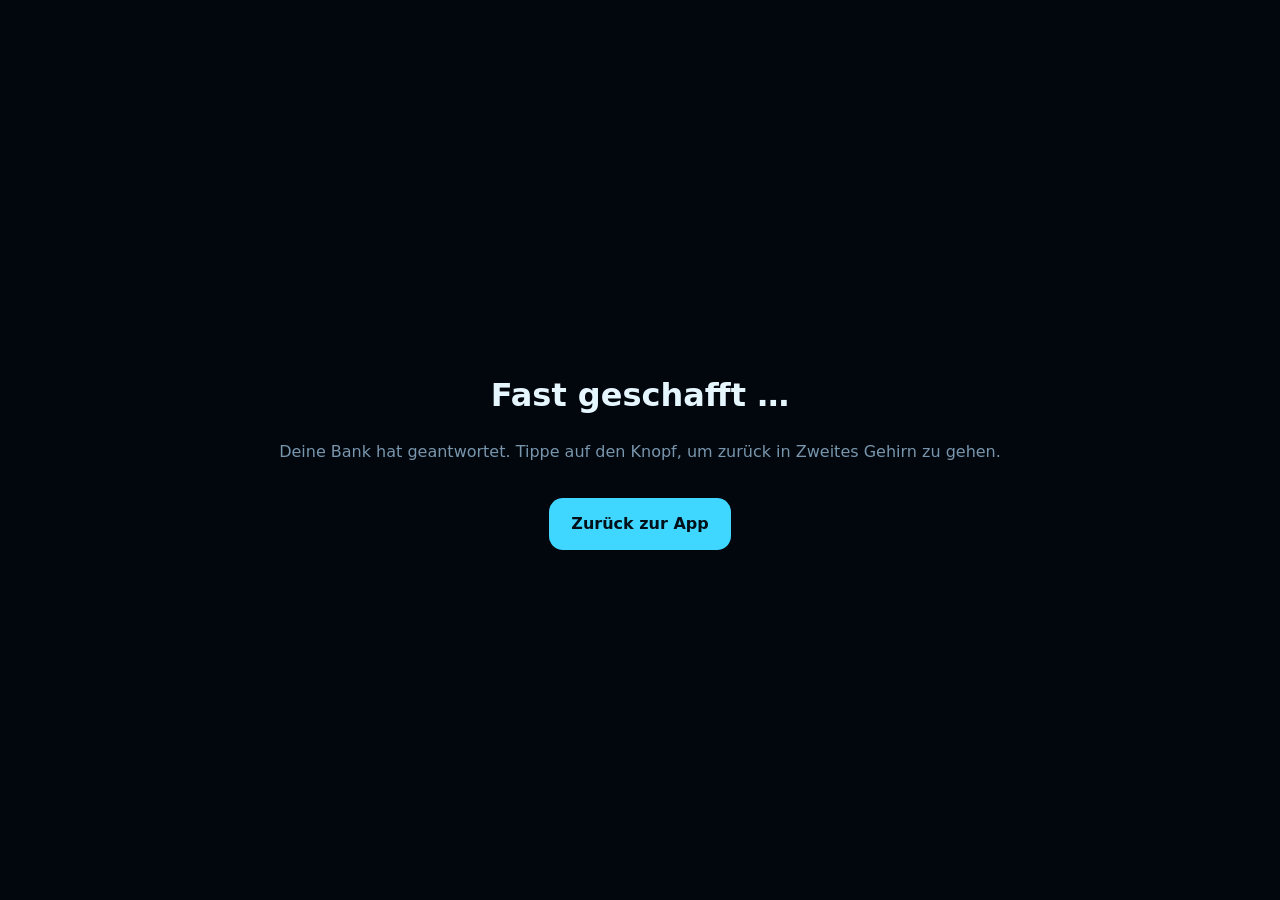
<file: bank.html>
<!doctype html>
<html lang="de">
<head>
<meta charset="utf-8">
<meta name="viewport" content="width=device-width, initial-scale=1">
<title>Konto verbunden</title>
<style>
  body { margin: 0; min-height: 100vh; display: grid; place-items: center; background: #02060d; color: #e6f6ff; font: 16px/1.5 system-ui, sans-serif; text-align: center; padding: 24px; box-sizing: border-box; }
  a { display: inline-block; margin-top: 18px; background: #3fd6ff; color: #021019; font-weight: 700; text-decoration: none; padding: 14px 22px; border-radius: 14px; }
  p { color: #7896ad; }
</style>
</head>
<body>
<main>
  <h1 id="h">Fast geschafft …</h1>
  <p id="p">Deine Bank hat geantwortet. Tippe auf den Knopf, um zurück in Zweites Gehirn zu gehen.</p>
  <a id="back" href="#">Zurück zur App</a>
</main>
<script>
  // Diese Seite bekommt nur den einmaligen Anmelde-Code von deiner Bank und gibt ihn an die Android-App weiter.
  // Der Code allein nützt niemandem: Die App hat den passenden Schlüssel (PKCE) und tauscht ihn selbst ein.
  const q = location.search.slice(1);
  const target = "intent://bank-callback?" + q + "#Intent;scheme=zweitesgehirn;package=de.damian.zweitesgehirn;end";
  document.getElementById("back").href = target;
  if (/error=/.test(q)) { document.getElementById("h").textContent = "Bank hat abgelehnt"; }
  setTimeout(() => { location.href = target; }, 300);
</script>
</body>
</html>
</file>
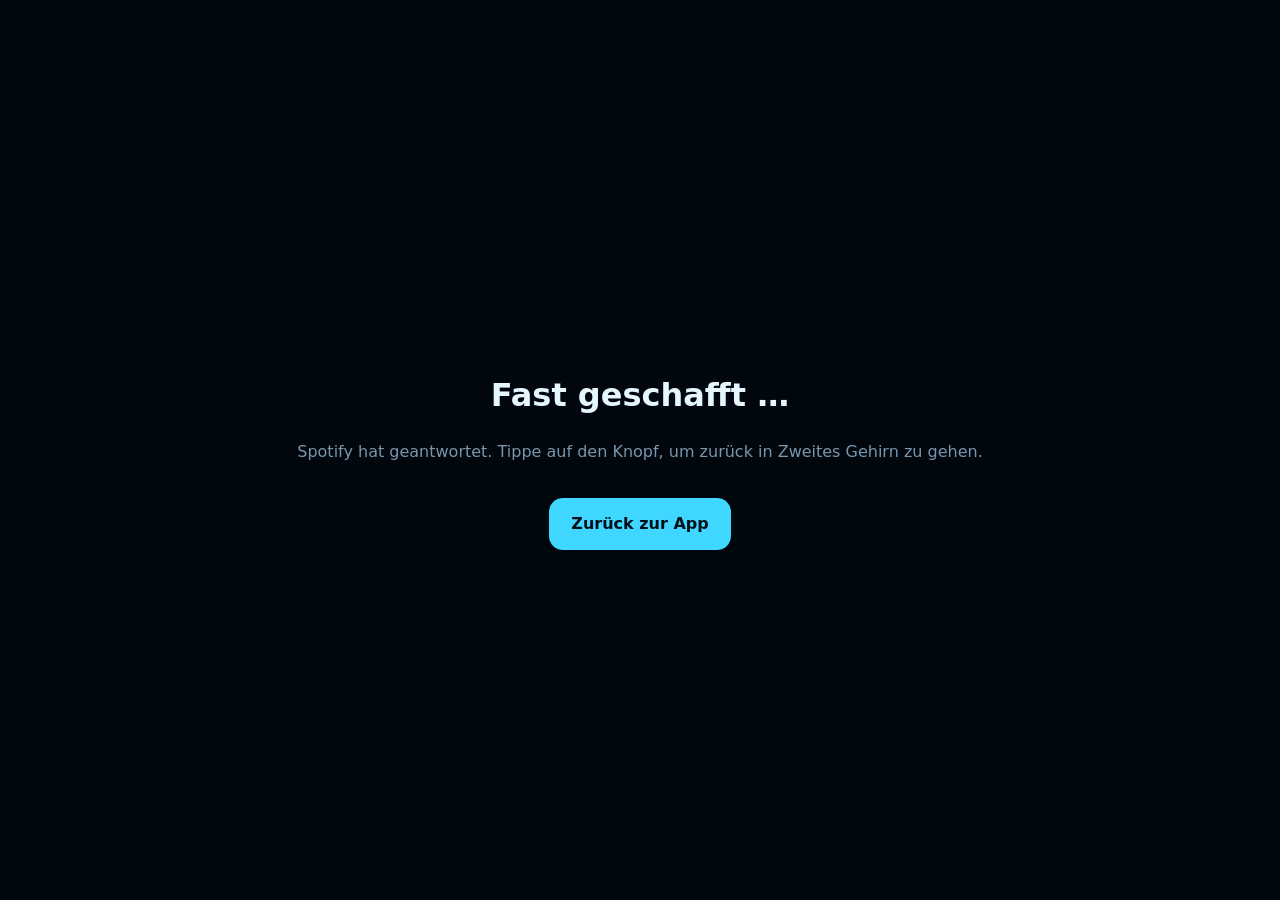
<file: spotify.html>
<!doctype html>
<html lang="de">
<head>
<meta charset="utf-8">
<meta name="viewport" content="width=device-width, initial-scale=1">
<title>Spotify verbunden</title>
<style>
  body { margin: 0; min-height: 100vh; display: grid; place-items: center; background: #02060d; color: #e6f6ff; font: 16px/1.5 system-ui, sans-serif; text-align: center; padding: 24px; box-sizing: border-box; }
  a { display: inline-block; margin-top: 18px; background: #3fd6ff; color: #021019; font-weight: 700; text-decoration: none; padding: 14px 22px; border-radius: 14px; }
  p { color: #7896ad; }
</style>
</head>
<body>
<main>
  <h1 id="h">Fast geschafft …</h1>
  <p id="p">Spotify hat geantwortet. Tippe auf den Knopf, um zurück in Zweites Gehirn zu gehen.</p>
  <a id="back" href="#">Zurück zur App</a>
</main>
<script>
  // Diese Seite bekommt nur den einmaligen Anmelde-Code von Spotify und gibt ihn an die Android-App weiter.
  // Der Code allein nützt niemandem: Die App hat den passenden Schlüssel (PKCE) und tauscht ihn selbst ein.
  const q = location.search.slice(1);
  const target = "intent://spotify-callback?" + q + "#Intent;scheme=zweitesgehirn;package=de.damian.zweitesgehirn;end";
  document.getElementById("back").href = target;
  if (/error=/.test(q)) { document.getElementById("h").textContent = "Spotify hat abgelehnt"; }
  setTimeout(() => { location.href = target; }, 300);
</script>
</body>
</html>
</file>
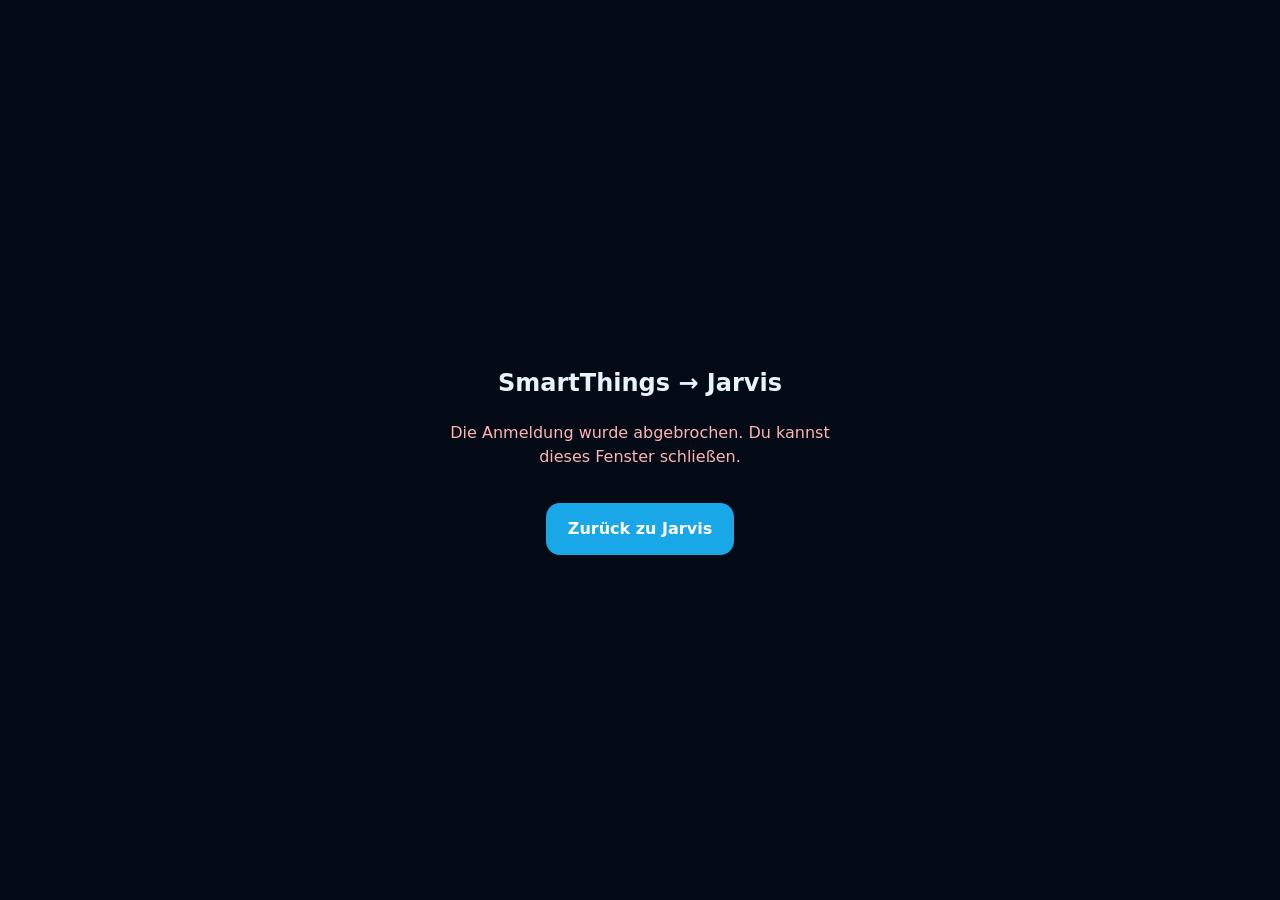
<file: st.html>
<!doctype html>
<html lang="de">
<head>
<meta charset="utf-8">
<meta name="viewport" content="width=device-width, initial-scale=1">
<title>Jarvis · SmartThings</title>
<style>
  body { margin: 0; min-height: 100vh; display: grid; place-items: center; background: #040b16; color: #e6f4ff; font: 16px/1.5 system-ui, sans-serif; padding: 16px; box-sizing: border-box; }
  .c { max-width: 420px; text-align: center; }
  a { display: inline-block; margin-top: 18px; padding: 14px 22px; border-radius: 14px; background: #1aa7e8; color: #fff; text-decoration: none; font-weight: 600; }
  .e { color: #ffb4b4; }
</style>
</head>
<body>
<div class="c">
  <h2>SmartThings → Jarvis</h2>
  <p id="t">Zurück zu Jarvis …</p>
  <a id="go" href="#" hidden>Zurück zu Jarvis</a>
</div>
<script>
  // Diese Seite nimmt die Antwort von SmartThings entgegen und gibt sie an die Jarvis-App weiter.
  var q = new URLSearchParams(location.search);
  var code = q.get("code") || "", state = q.get("state") || "", err = q.get("error") || "";
  var t = document.getElementById("t"), go = document.getElementById("go");
  if (err || !code) { t.textContent = "Die Anmeldung wurde abgebrochen" + (err ? " (" + err + ")" : "") + ". Du kannst dieses Fenster schließen."; t.className = "e"; }
  else {
    var url = "zweitesgehirn://smartthings-callback?code=" + encodeURIComponent(code) + "&state=" + encodeURIComponent(state);
    go.href = url; go.hidden = false;
    t.textContent = "Fertig! Falls sich Jarvis nicht von selbst öffnet, tipp auf den Knopf.";
    setTimeout(function () { location.href = url; }, 300);
  }
</script>
</body>
</html>
</file>
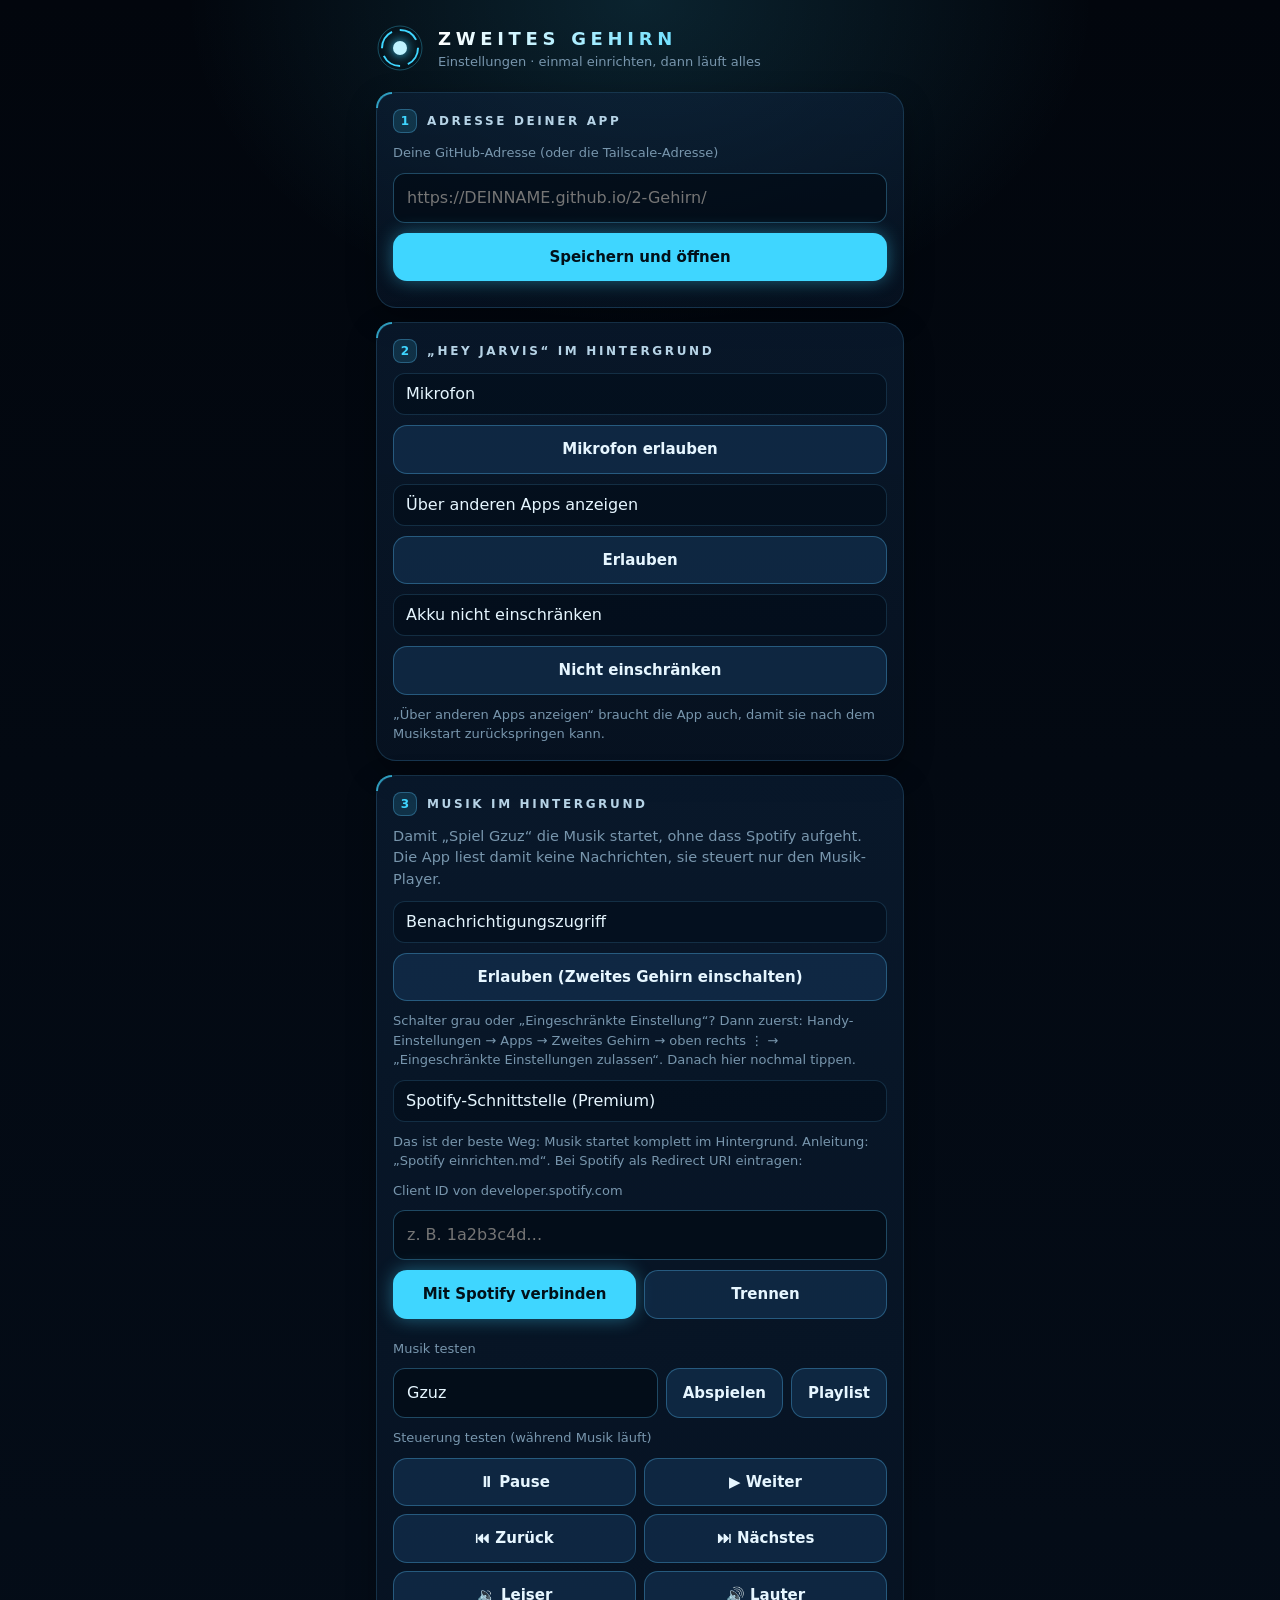
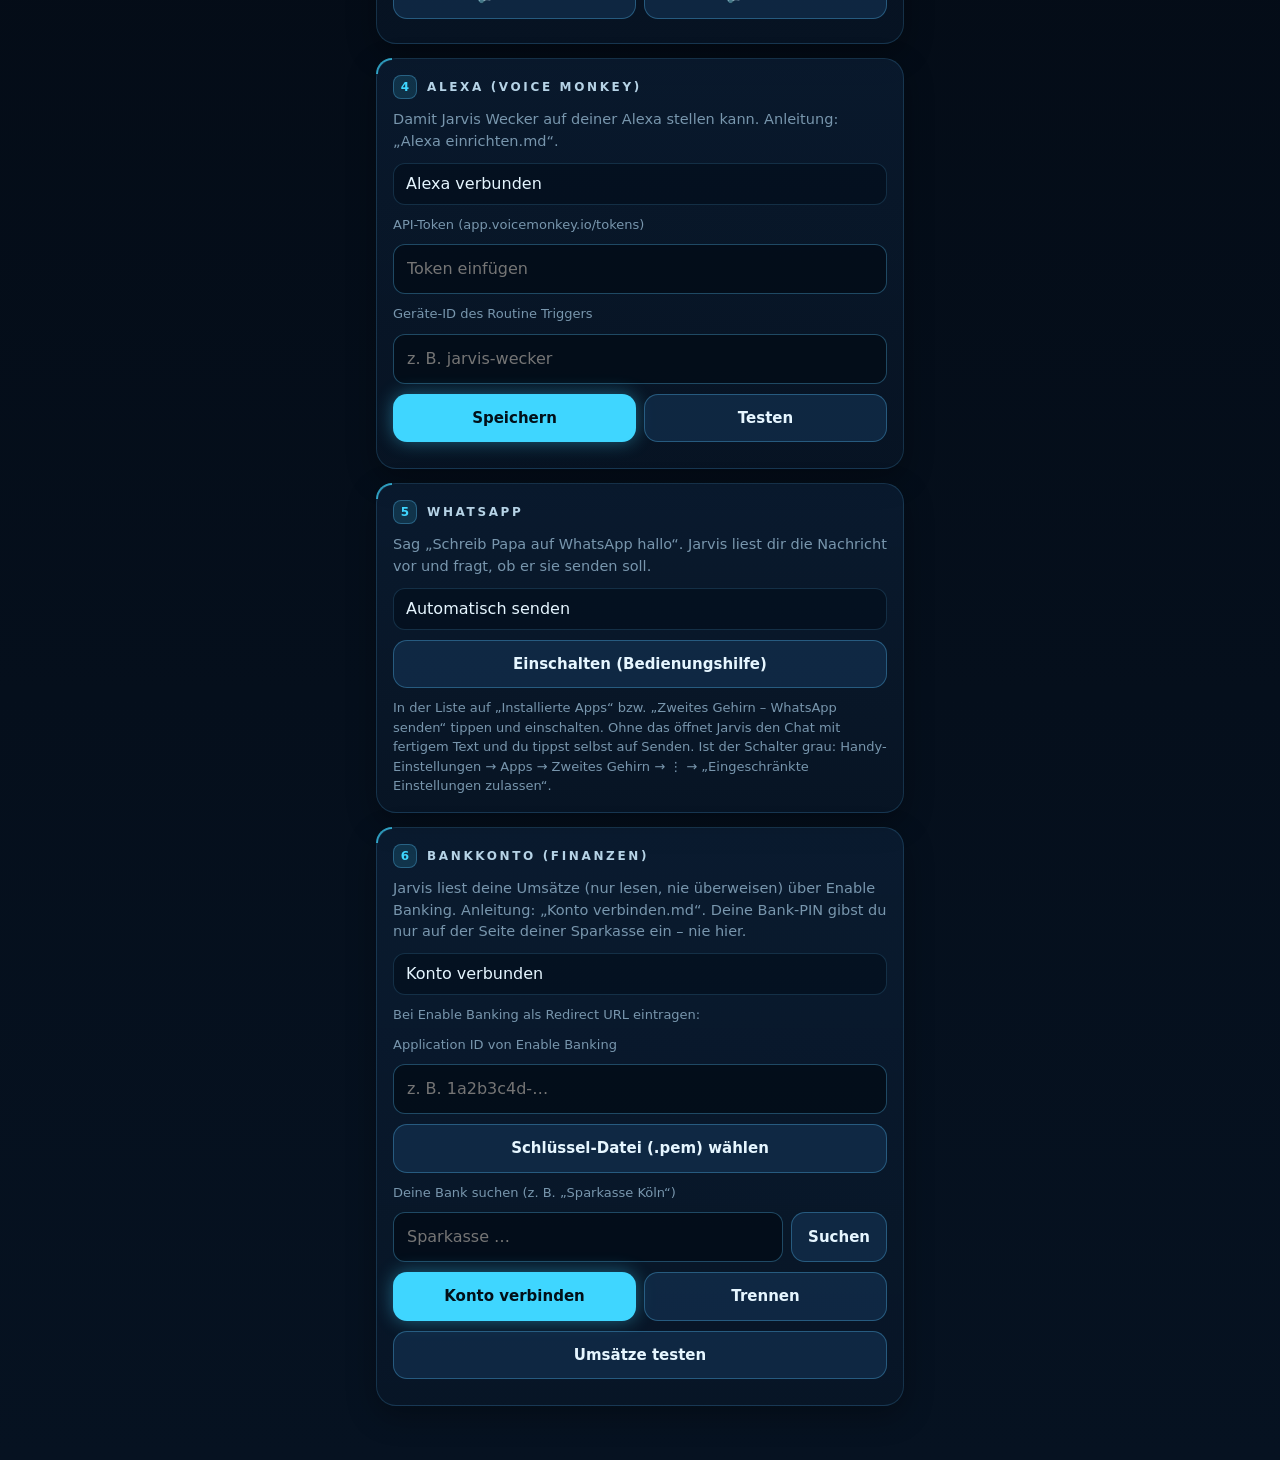
<file: android/app/src/main/assets/setup.html>
<!doctype html>
<html lang="de">
<head>
<meta charset="utf-8">
<meta name="viewport" content="width=device-width, initial-scale=1, viewport-fit=cover">
<title>Zweites Gehirn einrichten</title>
<style>
  :root { --bg:#02060d; --bg2:#061221; --glass:rgba(9,24,42,.6); --line:rgba(90,190,240,.18); --line2:rgba(90,200,255,.32); --ink:#e6f6ff; --muted:#7896ad; --a:#3fd6ff; --ok:#3ee89a; --warn:#ffb547; --bad:#ff5f6d; }
  * { box-sizing: border-box; -webkit-tap-highlight-color: transparent; }
  body { margin: 0; color: var(--ink); font: 16px/1.5 "Segoe UI", system-ui, sans-serif; min-height: 100vh;
    background: radial-gradient(700px 500px at 50% 0%, rgba(63,214,255,.14), transparent 65%), linear-gradient(180deg, var(--bg), var(--bg2)); }
  main { max-width: 560px; margin: 0 auto; padding: calc(24px + env(safe-area-inset-top, 0px)) 16px calc(40px + env(safe-area-inset-bottom, 0px)); display: flex; flex-direction: column; gap: 14px; }
  header { display: flex; align-items: center; gap: 14px; margin-bottom: 6px; }
  header svg { width: 48px; height: 48px; flex: none; }
  .spin { transform-origin: 50% 50%; animation: spin 10s linear infinite; }
  @keyframes spin { to { transform: rotate(360deg); } }
  h1 { font-size: 18px; letter-spacing: .26em; margin: 0; font-weight: 700; background: linear-gradient(90deg,#fff,var(--a)); -webkit-background-clip: text; background-clip: text; color: transparent; }
  header p { font-size: 13px; }
  p { margin: 0; color: var(--muted); font-size: 14.5px; }
  section { background: linear-gradient(180deg, rgba(14,36,62,.55), var(--glass)); border: 1px solid var(--line); border-radius: 20px; padding: 16px; display: flex; flex-direction: column; gap: 10px; position: relative; box-shadow: 0 10px 30px rgba(0,0,0,.3); }
  section::before { content: ""; position: absolute; top: -1px; left: -1px; width: 14px; height: 14px; border: 2px solid var(--a); border-right: 0; border-bottom: 0; border-top-left-radius: 20px; opacity: .7; }
  h2 { margin: 0; font-size: 12px; letter-spacing: .22em; text-transform: uppercase; color: #b6d3e6; display: flex; align-items: center; gap: 10px; }
  h2 i { font-style: normal; width: 24px; height: 24px; border-radius: 8px; display: grid; place-items: center; background: rgba(63,214,255,.14); border: 1px solid var(--line2); color: var(--a); font-size: 12px; letter-spacing: 0; }
  label { font-size: 13px; color: var(--muted); }
  input { width: 100%; background: rgba(2,10,20,.7); color: var(--ink); border: 1px solid var(--line2); border-radius: 12px; padding: 12px 13px; font: inherit; outline: 0; }
  input:focus { border-color: var(--a); box-shadow: 0 0 16px rgba(63,214,255,.2); }
  button { font: inherit; font-weight: 600; font-size: 15px; border-radius: 14px; padding: 12px 16px; cursor: pointer; border: 1px solid var(--line2); background: rgba(20,52,86,.6); color: var(--ink); }
  button:active { transform: scale(.98); }
  button.primary { background: var(--a); color: #021019; border-color: transparent; box-shadow: 0 0 18px rgba(63,214,255,.4); }
  .row { display: flex; align-items: center; justify-content: space-between; gap: 10px; padding: 8px 12px; border-radius: 12px; background: rgba(2,10,20,.45); border: 1px solid var(--line); }
  .state { font-size: 12px; font-weight: 700; letter-spacing: .08em; text-transform: uppercase; padding: 2px 10px; border-radius: 999px; }
  .ok { color: var(--ok); background: rgba(62,232,154,.1); } .warn { color: var(--warn); background: rgba(255,181,71,.1); }
  small { color: var(--muted); font-size: 13px; }
  .two { display: flex; gap: 8px; } .two > * { flex: 1; }
  pre { margin: 0; white-space: pre-wrap; font: 12.5px/1.5 ui-monospace, "Cascadia Mono", monospace; color: #b6d3e6; background: rgba(2,10,20,.7); border: 1px solid var(--line); border-radius: 12px; padding: 10px; max-height: 280px; overflow: auto; }
  pre:empty { display: none; }
  #ver { text-align: center; }
  .ctl { display: grid; grid-template-columns: 1fr 1fr; gap: 8px; margin-bottom: 8px; }
  .ctl button { width: 100%; }
</style>
</head>
<body>
<main>
  <header>
    <svg viewBox="0 0 48 48" aria-hidden="true">
      <circle cx="24" cy="24" r="22" fill="none" stroke="rgba(63,214,255,.3)"/>
      <g class="spin"><circle cx="24" cy="24" r="18" fill="none" stroke="#3fd6ff" stroke-width="2" stroke-dasharray="20 8"/></g>
      <circle cx="24" cy="24" r="7" fill="#bff3ff" style="filter: drop-shadow(0 0 6px #3fd6ff)"/>
    </svg>
    <div><h1>ZWEITES GEHIRN</h1><p>Einstellungen · einmal einrichten, dann läuft alles</p></div>
  </header>

  <section>
    <h2><i>1</i>Adresse deiner App</h2>
    <label for="url">Deine GitHub-Adresse (oder die Tailscale-Adresse)</label>
    <input id="url" type="url" inputmode="url" autocomplete="off" placeholder="https://DEINNAME.github.io/2-Gehirn/">
    <button class="primary" id="save" type="button">Speichern und öffnen</button>
    <small id="msg"></small>
  </section>

  <section>
    <h2><i>2</i>„Hey Jarvis“ im Hintergrund</h2>
    <div class="row"><span>Mikrofon</span><span class="state" id="sMic"></span></div>
    <button id="bMic" type="button">Mikrofon erlauben</button>
    <div class="row"><span>Über anderen Apps anzeigen</span><span class="state" id="sOver"></span></div>
    <button id="bOver" type="button">Erlauben</button>
    <div class="row"><span>Akku nicht einschränken</span><span class="state" id="sBat"></span></div>
    <button id="bBat" type="button">Nicht einschränken</button>
    <small>„Über anderen Apps anzeigen“ braucht die App auch, damit sie nach dem Musikstart zurückspringen kann.</small>
  </section>

  <section>
    <h2><i>3</i>Musik im Hintergrund</h2>
    <p>Damit „Spiel Gzuz“ die Musik startet, ohne dass Spotify aufgeht. Die App liest damit keine Nachrichten, sie steuert nur den Musik-Player.</p>
    <div class="row"><span>Benachrichtigungszugriff</span><span class="state" id="sMusic"></span></div>
    <button id="bMusic" type="button">Erlauben (Zweites Gehirn einschalten)</button>
    <small>Schalter grau oder „Eingeschränkte Einstellung“? Dann zuerst: Handy-Einstellungen → Apps → Zweites Gehirn → oben rechts ⋮ → „Eingeschränkte Einstellungen zulassen“. Danach hier nochmal tippen.</small>
    <div class="row"><span>Spotify-Schnittstelle (Premium)</span><span class="state" id="sSpApi"></span></div>
    <small>Das ist der beste Weg: Musik startet komplett im Hintergrund. Anleitung: „Spotify einrichten.md“. Bei Spotify als Redirect URI eintragen:</small>
    <pre id="spRedirect"></pre>
    <label for="spId">Client ID von developer.spotify.com</label>
    <input id="spId" type="text" autocomplete="off" autocapitalize="off" spellcheck="false" placeholder="z. B. 1a2b3c4d…">
    <div class="two"><button class="primary" id="spConnect" type="button">Mit Spotify verbinden</button><button id="spOff" type="button">Trennen</button></div>
    <small id="spMsg"></small>
    <label for="mq">Musik testen</label>
    <div class="two"><input id="mq" type="text" value="Gzuz" autocomplete="off"><button id="mTest" type="button" style="flex:none">Abspielen</button><button id="mPl" type="button" style="flex:none">Playlist</button></div>
    <label>Steuerung testen (während Musik läuft)</label>
    <div class="ctl">
      <button type="button" data-c="pause">⏸ Pause</button><button type="button" data-c="play">▶ Weiter</button>
      <button type="button" data-c="previous">⏮ Zurück</button><button type="button" data-c="next">⏭ Nächstes</button>
      <button type="button" data-c="quieter">🔉 Leiser</button><button type="button" data-c="louder">🔊 Lauter</button>
    </div>
    <pre id="mLog"></pre>
  </section>

  <section>
    <h2><i>4</i>Alexa (Voice Monkey)</h2>
    <p>Damit Jarvis Wecker auf deiner Alexa stellen kann. Anleitung: „Alexa einrichten.md“.</p>
    <div class="row"><span>Alexa verbunden</span><span class="state" id="sAlexa"></span></div>
    <label for="vmToken">API-Token (app.voicemonkey.io/tokens)</label>
    <input id="vmToken" type="password" autocomplete="off" placeholder="Token einfügen">
    <label for="vmDevice">Geräte-ID des Routine Triggers</label>
    <input id="vmDevice" type="text" autocomplete="off" autocapitalize="off" placeholder="z. B. jarvis-wecker">
    <div class="two"><button class="primary" id="vmSave" type="button">Speichern</button><button id="vmTest" type="button">Testen</button></div>
    <small id="vmMsg"></small>
  </section>

  <section>
    <h2><i>5</i>WhatsApp</h2>
    <p>Sag „Schreib Papa auf WhatsApp hallo“. Jarvis liest dir die Nachricht vor und fragt, ob er sie senden soll.</p>
    <div class="row"><span>Automatisch senden</span><span class="state" id="sWa"></span></div>
    <button id="bWa" type="button">Einschalten (Bedienungshilfe)</button>
    <small>In der Liste auf „Installierte Apps“ bzw. „Zweites Gehirn – WhatsApp senden“ tippen und einschalten. Ohne das öffnet Jarvis den Chat mit fertigem Text und du tippst selbst auf Senden. Ist der Schalter grau: Handy-Einstellungen → Apps → Zweites Gehirn → ⋮ → „Eingeschränkte Einstellungen zulassen“.</small>
  </section>

  <section id="bankSec">
    <h2><i>6</i>Bankkonto (Finanzen)</h2>
    <p>Jarvis liest deine Umsätze (nur lesen, nie überweisen) über Enable Banking. Anleitung: „Konto verbinden.md“. Deine Bank-PIN gibst du nur auf der Seite deiner Sparkasse ein – nie hier.</p>
    <div class="row"><span>Konto verbunden</span><span class="state" id="sBank"></span></div>
    <small>Bei Enable Banking als Redirect URL eintragen:</small>
    <pre id="bkRedirect"></pre>
    <label for="bkApp">Application ID von Enable Banking</label>
    <input id="bkApp" type="text" autocomplete="off" autocapitalize="off" spellcheck="false" placeholder="z. B. 1a2b3c4d-…">
    <button id="bkKey" type="button">Schlüssel-Datei (.pem) wählen</button>
    <label for="bkQ">Deine Bank suchen (z. B. „Sparkasse Köln“)</label>
    <div class="two"><input id="bkQ" type="text" autocomplete="off" placeholder="Sparkasse …"><button id="bkFind" type="button" style="flex:none">Suchen</button></div>
    <select id="bkList" hidden style="width:100%;background:rgba(2,10,20,.7);color:var(--ink);border:1px solid var(--line2);border-radius:12px;padding:12px;font:inherit"></select>
    <div class="two"><button class="primary" id="bkConnect" type="button">Konto verbinden</button><button id="bkOff" type="button">Trennen</button></div>
    <button id="bkTest" type="button">Umsätze testen</button>
    <small id="bkMsg"></small>
  </section>

  <small id="ver"></small>
</main>
<script>
  const A = window.ZGAndroid;
  const $ = id => document.getElementById(id);
  function refresh() {
    if (!A) return;
    const set = (id, ok) => { const e = $(id); e.textContent = ok ? "erledigt" : "fehlt"; e.className = "state " + (ok ? "ok" : "warn"); };
    if (A.spotifyApiState) { try { const st = JSON.parse(A.spotifyApiState()); set("sSpApi", st.connected); } catch {} }
    set("sMic", A.micGranted()); set("sOver", A.overlayGranted()); set("sBat", A.batteryOk());
    if (A.alexaReady) set("sAlexa", A.alexaReady());
    if (A.musicAccess) set("sMusic", A.musicAccess());
    if (A.whatsappAuto) set("sWa", A.whatsappAuto());
    if (A.bankState) { try { set("sBank", JSON.parse(A.bankState()).connected); } catch {} }
  }
  if (A) {
    $("url").value = A.getAppUrl();
    $("ver").textContent = "App-Version " + A.version();
    $("bMic").onclick = () => A.requestMic();
    $("bOver").onclick = () => A.openOverlaySettings();
    $("bBat").onclick = () => A.openBatterySettings();
    $("bMusic").onclick = () => A.openMusicAccess();
    if (A.openWhatsappAuto) $("bWa").onclick = () => A.openWhatsappAuto();
    if (A.musicLog) { const l = A.musicLog(); if (l && !/^Noch nichts/.test(l)) $("mLog").textContent = "Letzter Versuch:\n" + l; }
    window.__zgMusic = { emit: r => { $("mLog").textContent = (r.ok ? "✓ Hat geklappt" : "✗ Hat nicht geklappt") + " (" + (r.how === "hintergrund" ? "im Hintergrund" : r.how === "app" ? "über Spotify" : "Fehler") + ")\n\n" + r.log; } };
    $("mPl").onclick = () => { const q = $("mq").value.trim(); if (!q || !A.spotifyPlaylist) return; $("mLog").textContent = "Teste Playlist …"; A.spotifyPlaylist(q); };
    document.querySelectorAll(".ctl button").forEach(b => b.onclick = () => {
      if (!A.media) return;
      $("mLog").textContent = "Teste „" + b.textContent + "“ …";
      A.media(b.dataset.c);
      setTimeout(() => { $("mLog").textContent = (A.mediaLog ? A.mediaLog() : "") || "(kein Protokoll)"; }, 1800);
    });
    $("mTest").onclick = () => {
      const q = $("mq").value.trim(); if (!q) return;
      $("mLog").textContent = "Teste …";
      A.spotifyPlay(q, "");
    };
    if (A.spotifyApiState) {
      const st = JSON.parse(A.spotifyApiState());
      $("spRedirect").textContent = st.redirect; $("spId").value = st.clientId || "";
      $("spConnect").onclick = () => {
        const id = $("spId").value.trim();
        if (!/^[0-9a-f]{32}$/i.test(id)) { $("spMsg").textContent = "Die Client ID hat 32 Zeichen (Zahlen und Buchstaben a–f). Bitte genau kopieren."; return; }
        $("spMsg").textContent = A.spotifyConnect(id) ? "Browser geht auf: Bei Spotify anmelden und „Zustimmen“ tippen." : "Konnte den Browser nicht öffnen.";
      };
      $("spOff").onclick = () => { A.spotifyDisconnect(); $("spMsg").textContent = "Getrennt."; refresh(); };
      const h = new URLSearchParams(location.hash.slice(1));
      if (h.get("spotify")) {
        $("spMsg").textContent = (h.get("spotify") === "ok" ? "✓ " : "✗ ") + (h.get("msg") || "");
        setTimeout(() => $("spMsg").scrollIntoView({ block: "center" }), 200);
      }
    } else { $("spRedirect").textContent = "Neue App-Version nötig"; }
    if (A.bankState) {
      const bs = JSON.parse(A.bankState());
      $("bkRedirect").textContent = bs.redirect; $("bkApp").value = bs.appId || "";
      if (bs.bank) $("bkQ").value = bs.bank;
      const msg = t => { $("bkMsg").textContent = t; };
      const saveApp = () => { const v = $("bkApp").value.trim(); if (v) A.bankSetAppId(v); return v; };
      $("bkApp").onchange = saveApp;
      $("bkKey").onclick = () => { saveApp(); A.bankPickKey(); };
      $("bkFind").onclick = () => { if (!saveApp()) { msg("Bitte zuerst die Application ID eintragen."); return; } msg("Suche …"); A.bankSearch($("bkQ").value.trim()); };
      $("bkConnect").onclick = () => {
        const name = !$("bkList").hidden && $("bkList").value ? $("bkList").value : "";
        if (!name) { msg("Bitte erst deine Bank suchen und in der Liste auswählen."); return; }
        msg("Verbinde …"); A.bankConnect(name);
      };
      $("bkOff").onclick = () => { A.bankDisconnect(); msg("Konto getrennt."); refresh(); };
      $("bkTest").onclick = () => { msg("Hole Umsätze … (kann ein paar Sekunden dauern)"); A.bankFetch(); };
      window.__zgBank = { emit: r => {
        if (r.type === "key") { msg((r.ok ? "✓ " : "✗ ") + r.msg); }
        else if (r.type === "banks") {
          if (r.error) { msg("✗ " + r.error); return; }
          const l = $("bkList"); l.textContent = "";
          for (const b of r.banks) { const o = document.createElement("option"); o.value = o.textContent = b.name; l.append(o); }
          l.hidden = !r.banks.length; msg(r.banks.length ? r.banks.length + " gefunden – wähle deine Bank aus und tippe auf „Konto verbinden“." : "Nichts gefunden. Versuch einen kürzeren Namen, z. B. nur den Ort.");
        }
        else if (r.type === "auth") { msg((r.ok ? "" : "✗ ") + r.msg); }
        else if (r.type === "data") {
          const d = r.data;
          if (!d.ok) { msg("✗ " + d.error); return; }
          const t = d.transactions || [];
          const inn = t.filter(x => x.amount > 0).reduce((a, x) => a + x.amount, 0), out = t.filter(x => x.amount < 0).reduce((a, x) => a + x.amount, 0);
          msg(`✓ Kontostand ${d.balance.toFixed(2)} ${d.currency}. ${t.length} Umsätze geladen (Eingänge ${inn.toFixed(2)} €, Ausgänge ${out.toFixed(2)} €).`);
        }
      } };
      const h = new URLSearchParams(location.hash.slice(1));
      if (h.get("bank")) { msg((h.get("bank") === "ok" ? "✓ " : "✗ ") + (h.get("msg") || "")); setTimeout(() => $("bankSec").scrollIntoView(), 200); }
    }
    if (A.alexaDevice) $("vmDevice").value = A.alexaDevice();
    $("vmSave").onclick = () => {
      const tok = $("vmToken").value.trim(), dev = $("vmDevice").value.trim();
      if (!dev) { $("vmMsg").textContent = "Bitte die Geräte-ID eintragen."; return; }
      if (!tok && !A.alexaReady()) { $("vmMsg").textContent = "Bitte den Token eintragen."; return; }
      A.alexaSetup(tok || "__keep__", dev);
      $("vmToken").value = ""; $("vmMsg").textContent = "Gespeichert."; refresh();
    };
    window.__zgAlexa = { emit: r => { $("vmMsg").textContent = r.ok ? "Hat geklappt! Deine Alexa sollte jetzt klingeln." : "Hat nicht geklappt: " + r.msg; } };
    $("vmTest").onclick = () => { $("vmMsg").textContent = "Teste …"; A.alexaTest(); };
    document.addEventListener("visibilitychange", () => { if (!document.hidden) refresh(); });
    setInterval(refresh, 2000);
    refresh();
  }
  $("save").onclick = () => {
    let u = $("url").value.trim();
    if (!/^https?:\/\//i.test(u)) u = "https://" + u;
    try { new URL(u); } catch { $("msg").textContent = "Das ist keine gültige Adresse."; return; }
    if (A) A.setAppUrl(u);
  };
</script>
</body>
</html>
</file>
